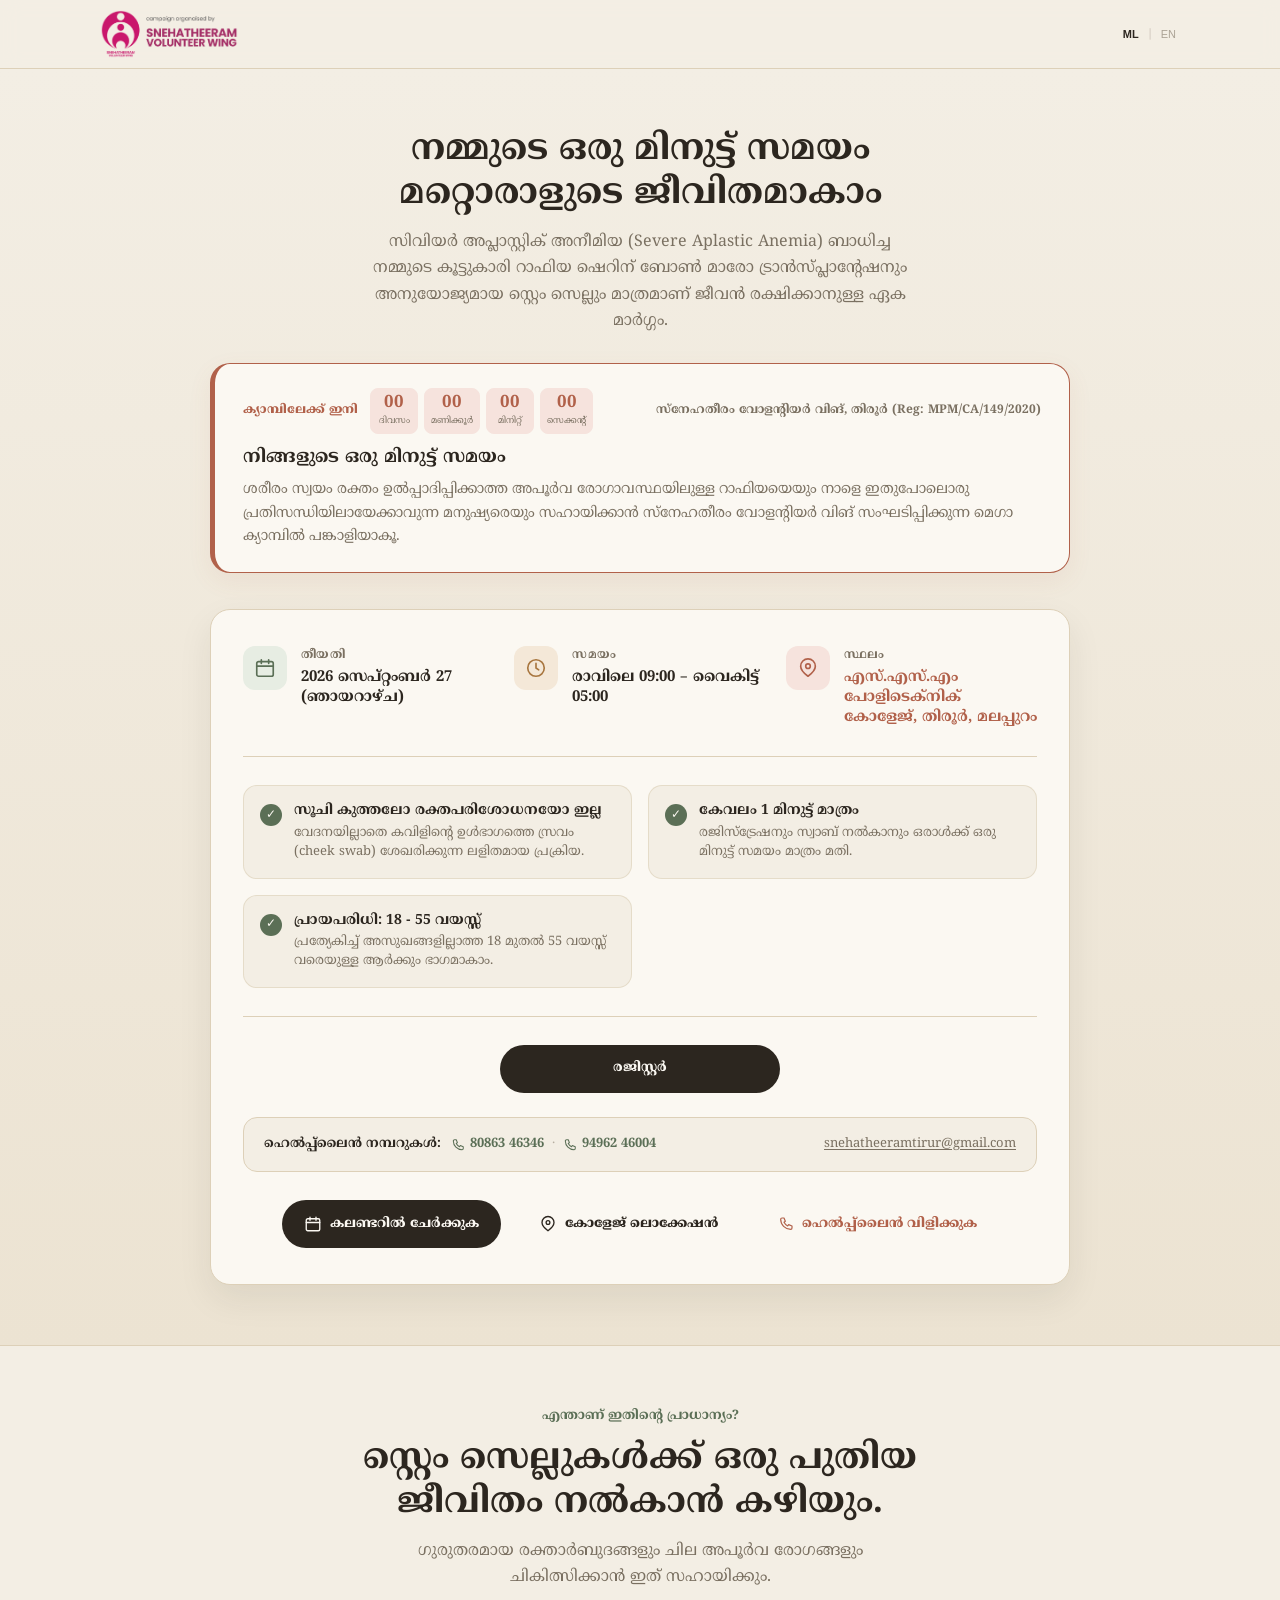
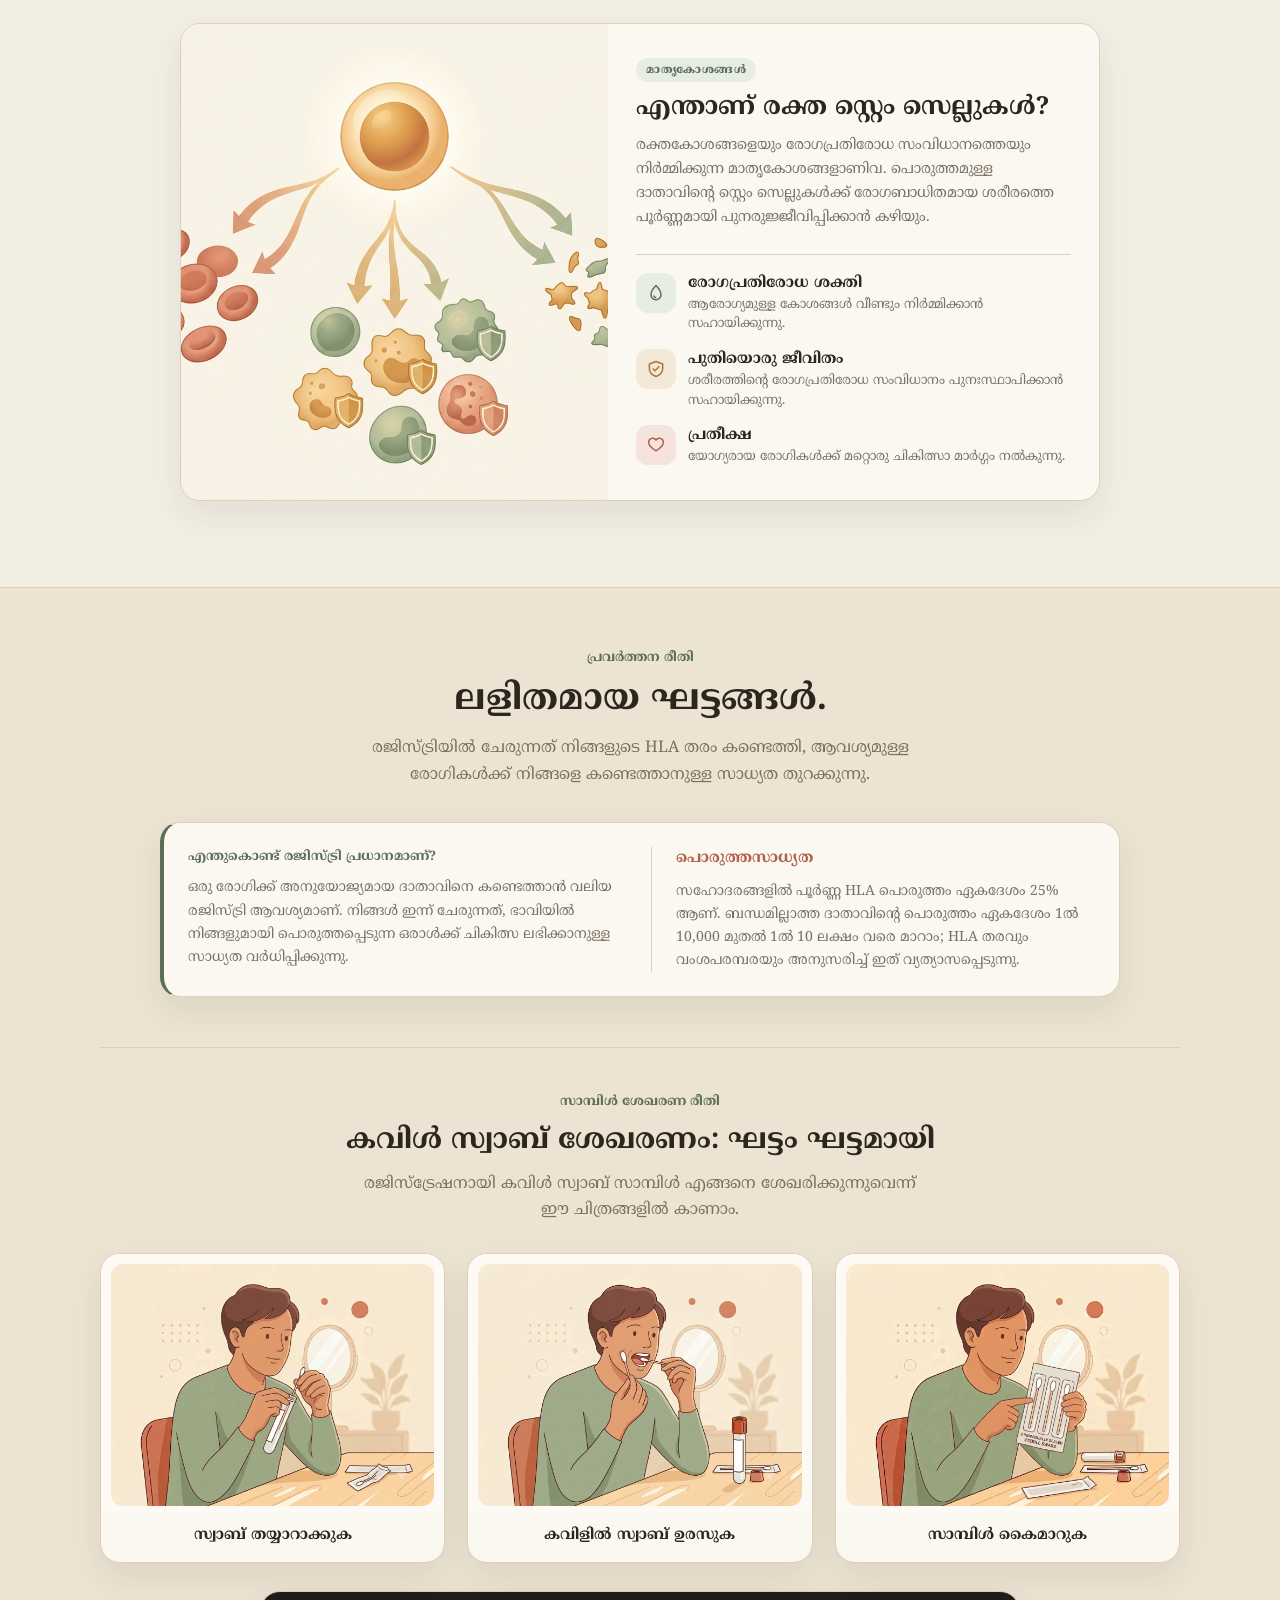
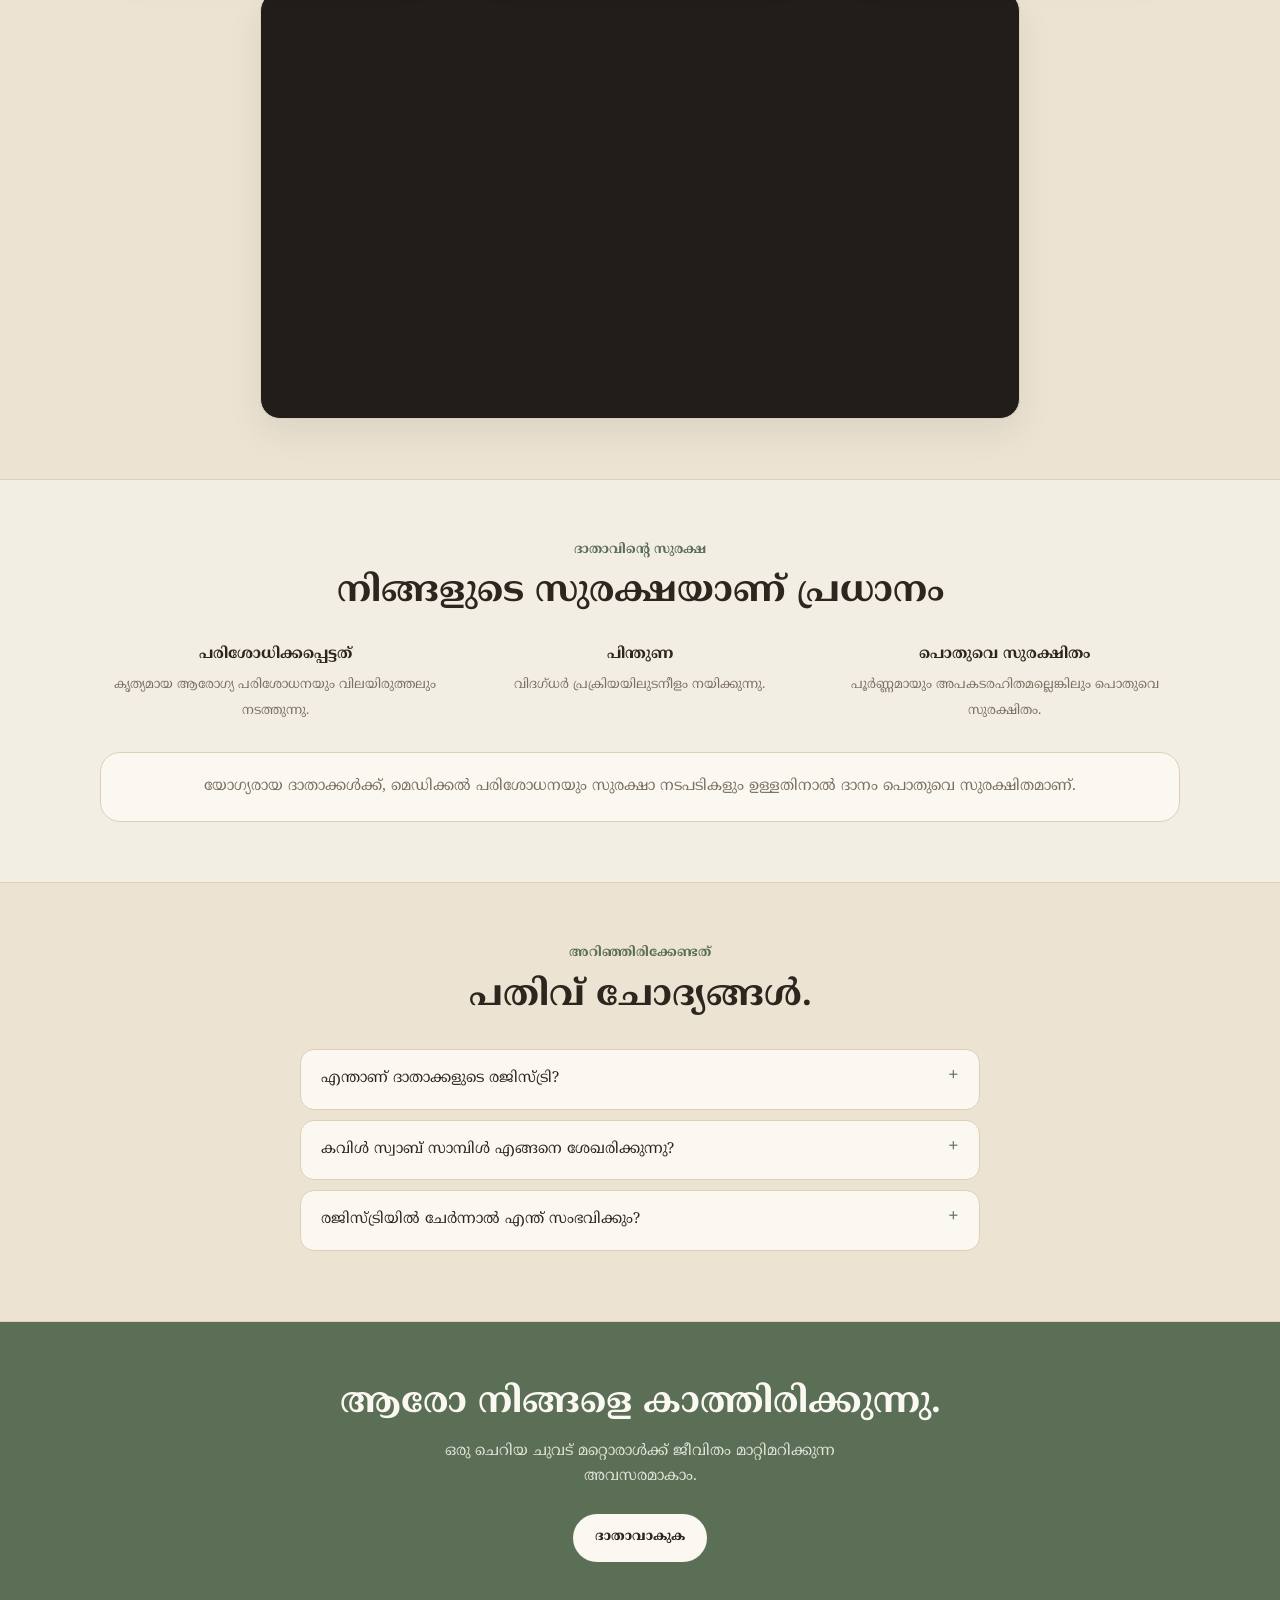
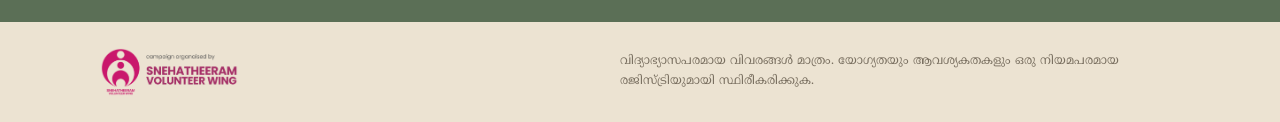
<file: index.html>
<!doctype html>
<html lang="ml" translate="no">
  <head>
    <meta charset="UTF-8" />
    <meta
      name="viewport"
      content="width=device-width, initial-scale=1.0, maximum-scale=1.0, user-scalable=no"
    />
    <meta
      name="description"
      content="Learn how stem cell donation and donor registries can help patients searching for a matching donor."
    />
    <meta name="google" content="notranslate" />
    <title>You Could Be Someone's Match | Stem Cell Donation</title>
    <link rel="preconnect" href="https://fonts.googleapis.com" />
    <link rel="preconnect" href="https://fonts.gstatic.com" crossorigin />
    <link
      href="https://fonts.googleapis.com/css2?family=Noto+Serif+Malayalam:wght@400;500;600;700&family=Noto+Sans+Malayalam:wght@400;500;600;700;800&display=swap"
      rel="stylesheet"
    />
    <link rel="stylesheet" href="./css/styles.css?v=20260908" />
  </head>

  <body class="is-loading lang-ml notranslate" translate="no">
    <div class="match-loader" role="status" aria-label="Loading">
      <img
        src="assets/images/One minute logo.webp"
        alt="One minute logo"
        class="match-loader-logo"
      />
    </div>

    <svg class="icon-sprite" aria-hidden="true" focusable="false">
      <symbol id="icon-calendar" viewBox="0 0 24 24">
        <rect x="3" y="5" width="18" height="16" rx="2"></rect>
        <path d="M16 3v4M8 3v4M3 10h18"></path>
      </symbol>
      <symbol id="icon-clock" viewBox="0 0 24 24">
        <circle cx="12" cy="12" r="9"></circle>
        <path d="M12 7v5l3 2"></path>
      </symbol>
      <symbol id="icon-location" viewBox="0 0 24 24">
        <path d="M20 10c0 5-8 11-8 11S4 15 4 10a8 8 0 1 1 16 0Z"></path>
        <circle cx="12" cy="10" r="2.5"></circle>
      </symbol>
      <symbol id="icon-phone" viewBox="0 0 24 24">
        <path
          d="M6 3h3l2 5-2 1.5a14 14 0 0 0 5.5 5.5L16 13l5 2v3c0 1.1-.9 2-2 2C10.7 20 4 13.3 4 5a2 2 0 0 1 2-2Z"
        ></path>
      </symbol>
      <symbol id="icon-blood" viewBox="0 0 24 24">
        <path d="M12 3s6 6.1 6 11a6 6 0 0 1-12 0c0-4.9 6-11 6-11Z"></path>
        <path d="M9.5 15.5a3 3 0 0 0 2 1.8"></path>
      </symbol>
      <symbol id="icon-shield" viewBox="0 0 24 24">
        <path d="M12 3 20 6v5c0 5-3.4 8.2-8 10-4.6-1.8-8-5-8-10V6l8-3Z"></path>
        <path d="m8.5 12 2.2 2.2 4.8-5"></path>
      </symbol>
      <symbol id="icon-heart" viewBox="0 0 24 24">
        <path
          d="M20.8 8.8c0 5-8.8 10.2-8.8 10.2S3.2 13.8 3.2 8.8A4.8 4.8 0 0 1 12 6a4.8 4.8 0 0 1 8.8 2.8Z"
        ></path>
      </symbol>
    </svg>

    <!-- HEADER -->
    <header class="site-header">
      <div class="container">
        <nav class="nav">
          <a class="brand" href="#home" aria-label="Snehatheeram home">
            <img
              src="assets/images/Snehatheeram full logo.webp"
              alt="Snehatheeram logo"
              class="brand-logo"
            />
          </a>

          <div class="nav-right">
            <div class="lang-toggle" role="group" aria-label="Language">
              <button
                type="button"
                class="lang-btn"
                data-lang="ml"
                aria-pressed="true"
              >
                ML
              </button>
              <span class="lang-divider">|</span>
              <button
                type="button"
                class="lang-btn"
                data-lang="en"
                aria-pressed="false"
              >
                EN
              </button>
            </div>
          </div>
        </nav>
      </div>
    </header>

    <main>
      <!-- DONOR REGISTRATION DRIVE -->
      <section class="section drive-section" id="drive">
        <div class="container center">
          <h2 data-i18n="drive_h2"></h2>
          <p class="intro" data-i18n="drive_intro"></p>

          <!-- PATIENT APPEAL STORY CARD -->
          <div class="drive-appeal-card">
            <div class="drive-appeal-header">
              <div class="drive-countdown" aria-live="polite">
                <span
                  class="drive-countdown-label"
                  data-i18n="drive_countdown_label"
                ></span>
                <div class="countdown-units">
                  <div class="countdown-unit">
                    <strong id="countdownDays">00</strong
                    ><span data-i18n="countdown_days"></span>
                  </div>
                  <div class="countdown-unit">
                    <strong id="countdownHours">00</strong
                    ><span data-i18n="countdown_hours"></span>
                  </div>
                  <div class="countdown-unit">
                    <strong id="countdownMinutes">00</strong
                    ><span data-i18n="countdown_minutes"></span>
                  </div>
                  <div class="countdown-unit">
                    <strong id="countdownSeconds">00</strong
                    ><span data-i18n="countdown_seconds"></span>
                  </div>
                </div>
              </div>
              <span class="drive-org-badge" data-i18n="drive_org_val"> </span>
            </div>
            <h3 data-i18n="drive_appeal_title"></h3>
            <p class="drive-appeal-desc" data-i18n="drive_appeal_desc"></p>
          </div>

          <div class="drive-main-card">
            <div class="drive-meta-grid">
              <div class="drive-meta-item">
                <div class="drive-meta-icon">
                  <svg><use href="#icon-calendar"></use></svg>
                </div>
                <div class="drive-meta-text">
                  <span
                    class="drive-meta-label"
                    data-i18n="drive_date_title"
                  ></span>
                  <strong
                    class="drive-meta-value"
                    data-i18n="drive_date_val"
                  ></strong>
                </div>
              </div>

              <div class="drive-meta-item">
                <div class="drive-meta-icon">
                  <svg><use href="#icon-clock"></use></svg>
                </div>
                <div class="drive-meta-text">
                  <span
                    class="drive-meta-label"
                    data-i18n="drive_time_title"
                  ></span>
                  <strong
                    class="drive-meta-value"
                    data-i18n="drive_time_val"
                  ></strong>
                </div>
              </div>

              <div class="drive-meta-item">
                <div class="drive-meta-icon">
                  <svg><use href="#icon-location"></use></svg>
                </div>
                <div class="drive-meta-text">
                  <span
                    class="drive-meta-label"
                    data-i18n="drive_loc_title"
                  ></span>
                  <strong
                    class="drive-meta-value drive-location-highlight"
                    data-i18n="drive_loc_val"
                  ></strong>
                </div>
              </div>
            </div>

            <!-- 4 HIGHLIGHT PERKS FROM POSTER -->
            <div class="drive-perks drive-perks-4">
              <div class="drive-perk">
                <div class="drive-perk-check" aria-hidden="true">✓</div>
                <div class="drive-perk-body">
                  <h3 data-i18n="drive_card1_title"></h3>
                  <p data-i18n="drive_card1_desc"></p>
                </div>
              </div>
              <div class="drive-perk">
                <div class="drive-perk-check" aria-hidden="true">✓</div>
                <div class="drive-perk-body">
                  <h3 data-i18n="drive_card2_title"></h3>
                  <p data-i18n="drive_card2_desc"></p>
                </div>
              </div>
              <div class="drive-perk">
                <div class="drive-perk-check" aria-hidden="true">✓</div>
                <div class="drive-perk-body">
                  <h3 data-i18n="drive_card3_title"></h3>
                  <p data-i18n="drive_card3_desc"></p>
                </div>
              </div>
            </div>

            <div class="drive-register-action">
              <a
                href="https://forms.gle/31Vgob6qD67SqmXq5"
                class="btn btn-primary"
                data-i18n="drive_cta_register"
              >
              </a>
            </div>

            <!-- CONTACT / HELPLINE STRIP -->
            <div class="drive-contact-strip">
              <div class="drive-contact-col">
                <span
                  class="drive-contact-label"
                  data-i18n="drive_contact_title"
                ></span>
                <div class="drive-contact-links">
                  <a href="tel:+918086346346" class="drive-phone-link">
                    <svg class="btn-icon" width="14" height="14">
                      <use href="#icon-phone"></use>
                    </svg>
                    80863 46346
                  </a>
                  <span class="drive-divider">·</span>
                  <a href="tel:+919496246004" class="drive-phone-link">
                    <svg class="btn-icon" width="14" height="14">
                      <use href="#icon-phone"></use>
                    </svg>
                    94962 46004
                  </a>
                </div>
              </div>
              <div class="drive-email-col">
                <a
                  href="mailto:snehatheeramtirur@gmail.com"
                  class="drive-email-link"
                  >snehatheeramtirur@gmail.com</a
                >
              </div>
            </div>

            <div class="drive-actions">
              <button type="button" id="calendarButton" class="btn btn-primary">
                <svg class="btn-icon" width="18" height="18">
                  <use href="#icon-calendar"></use>
                </svg>
                <span data-i18n="drive_cta_calendar"></span>
              </button>
              <a
                href="https://www.google.com/maps/search/?api=1&query=SSM+Polytechnic+College+Tirur"
                target="_blank"
                rel="noopener noreferrer"
                class="btn btn-outline"
                id="directionsButton"
              >
                <svg class="btn-icon" width="18" height="18">
                  <use href="#icon-location"></use>
                </svg>
                <span data-i18n="drive_cta_directions"></span>
              </a>
              <a
                href="tel:+918086346346"
                class="btn btn-outline drive-call-btn"
              >
                <svg class="btn-icon" width="16" height="16">
                  <use href="#icon-phone"></use>
                </svg>
                <span data-i18n="drive_cta_call"></span>
              </a>
            </div>
          </div>
        </div>
      </section>

      <!-- WHY IT MATTERS -->
      <section class="section" id="why">
        <div class="container center">
          <div class="eyebrow" data-i18n="why_label"></div>
          <h2 data-i18n="why_h2"></h2>
          <p class="intro" data-i18n="why_intro"></p>

          <!-- STEM CELLS VISUAL EXPLAINER -->
          <div class="stemcell-explainer-card">
            <div class="explainer-media">
              <img
                src="assets/images/stem-cells.jpg"
                alt="Stem cells branching into healthy blood cells illustration"
                class="explainer-img"
                loading="lazy"
              />
            </div>
            <div class="explainer-content">
              <div class="explainer-tag" data-i18n="stemcell_guide_tag"></div>
              <h3 data-i18n="stemcell_guide_h3"></h3>
              <p data-i18n="stemcell_guide_p"></p>
              <ul class="explainer-points">
                <li class="explainer-point">
                  <div class="card-icon">
                    <svg><use href="#icon-blood"></use></svg>
                  </div>
                  <div>
                    <h4 data-i18n="card1_h3"></h4>
                    <p data-i18n="card1_p"></p>
                  </div>
                </li>
                <li class="explainer-point">
                  <div class="card-icon">
                    <svg><use href="#icon-shield"></use></svg>
                  </div>
                  <div>
                    <h4 data-i18n="card2_h3"></h4>
                    <p data-i18n="card2_p"></p>
                  </div>
                </li>
                <li class="explainer-point">
                  <div class="card-icon">
                    <svg><use href="#icon-heart"></use></svg>
                  </div>
                  <div>
                    <h4 data-i18n="card3_h3"></h4>
                    <p data-i18n="card3_p"></p>
                  </div>
                </li>
              </ul>
            </div>
          </div>
        </div>
      </section>

      <!-- HOW IT WORKS -->
      <section class="section section-tinted" id="how">
        <div class="container center">
          <div class="eyebrow" data-i18n="how_label"></div>
          <h2 data-i18n="how_h2"></h2>
          <p class="intro" data-i18n="how_intro"></p>

          <div class="registry-focus">
            <div class="registry-focus-copy">
              <div class="eyebrow" data-i18n="registry_focus_title"></div>
              <p data-i18n="registry_focus_body"></p>
            </div>
            <div class="match-probability">
              <strong data-i18n="match_probability_label"></strong>
              <p data-i18n="match_probability_body"></p>
            </div>
          </div>

          <!-- VISUAL PROCEDURE GUIDE: SWAB STEPS -->
          <div class="procedure-guide">
            <div class="procedure-header">
              <div class="eyebrow" data-i18n="procedure_label"></div>
              <h3 data-i18n="procedure_h2"></h3>
              <p class="intro" data-i18n="procedure_intro"></p>
            </div>

            <div class="procedure-cards">
              <div class="procedure-card">
                <div class="procedure-media">
                  <img
                    src="assets/images/swab1.png"
                    alt="Step one of the cheek swab procedure"
                    class="procedure-img"
                    loading="lazy"
                  />
                </div>
                <h4 class="procedure-step-name" data-i18n="swab_step1"></h4>
              </div>

              <div class="procedure-card">
                <div class="procedure-media">
                  <img
                    src="assets/images/swab2.png"
                    alt="Step two of the cheek swab procedure"
                    class="procedure-img"
                    loading="lazy"
                  />
                </div>
                <h4 class="procedure-step-name" data-i18n="swab_step2"></h4>
              </div>

              <div class="procedure-card">
                <div class="procedure-media">
                  <img
                    src="assets/images/swab3.png"
                    alt="Step three of the cheek swab procedure"
                    class="procedure-img"
                    loading="lazy"
                  />
                </div>
                <h4 class="procedure-step-name" data-i18n="swab_step3"></h4>
              </div>
            </div>

            <div class="procedure-video">
              <iframe
                src="https://www.youtube-nocookie.com/embed/MMZ9VoXmi3c?autoplay=1&mute=1&playsinline=1&rel=0"
                title="Cheek swab sample collection video"
                loading="lazy"
                allow="autoplay; encrypted-media; picture-in-picture"
                allowfullscreen
              ></iframe>
            </div>
          </div>
        </div>
      </section>

      <!-- SAFETY -->
      <section class="section" id="safety">
        <div class="container center">
          <div class="eyebrow" data-i18n="safety_label"></div>
          <h2 data-i18n="safety_h2"></h2>

          <div class="safety-list">
            <div class="safety-item">
              <strong data-i18n="safety1_title"></strong>
              <span data-i18n="safety1_desc"></span>
            </div>
            <div class="safety-item">
              <strong data-i18n="safety2_title"></strong>
              <span data-i18n="safety2_desc"></span>
            </div>
            <div class="safety-item">
              <strong data-i18n="safety3_title"></strong>
              <span data-i18n="safety3_desc"></span>
            </div>
          </div>

          <div class="safety-note" data-i18n="safety_note"></div>
        </div>
      </section>

      <!-- FAQ -->
      <section class="section section-tinted" id="faq">
        <div class="container center">
          <div class="eyebrow" data-i18n="faq_label"></div>
          <h2 data-i18n="faq_h2"></h2>

          <div class="faq-list">
            <div class="faq-item">
              <button
                class="faq-question"
                type="button"
                aria-expanded="false"
                aria-controls="faq-answer-1"
                data-i18n="faq1_q"
              ></button>
              <div class="faq-answer">
                <p id="faq-answer-1" data-i18n="faq1_a"></p>
              </div>
            </div>
            <div class="faq-item">
              <button
                class="faq-question"
                type="button"
                aria-expanded="false"
                aria-controls="faq-answer-2"
                data-i18n="faq2_q"
              ></button>
              <div class="faq-answer">
                <p id="faq-answer-2" data-i18n="faq2_a"></p>
              </div>
            </div>
            <div class="faq-item">
              <button
                class="faq-question"
                type="button"
                aria-expanded="false"
                aria-controls="faq-answer-3"
                data-i18n="faq3_q"
              ></button>
              <div class="faq-answer">
                <p id="faq-answer-3" data-i18n="faq3_a"></p>
              </div>
            </div>
          </div>
        </div>
      </section>

      <!-- FINAL CTA -->
      <section class="final-cta" id="join">
        <div class="container">
          <h2 data-i18n="cta_h2"></h2>
          <p data-i18n="cta_p"></p>
          <div class="final-actions">
            <a
              href="https://forms.gle/31Vgob6qD67SqmXq5"
              class="btn btn-primary"
              id="registryButton"
              data-i18n="cta_button"
            ></a>
          </div>
        </div>
      </section>
    </main>

    <!-- FOOTER -->
    <footer>
      <div class="container footer-inner">
        <a class="brand" href="#home" aria-label="Snehatheeram home">
          <img
            src="assets/images/Snehatheeram full logo.webp"
            alt="Snehatheeram logo"
            class="brand-logo"
          />
        </a>
        <div class="footer-note" data-i18n="footer_note"></div>
      </div>
    </footer>

    <script src="./js/app.js?v=20260908" defer></script>
  </body>
</html>
</file>
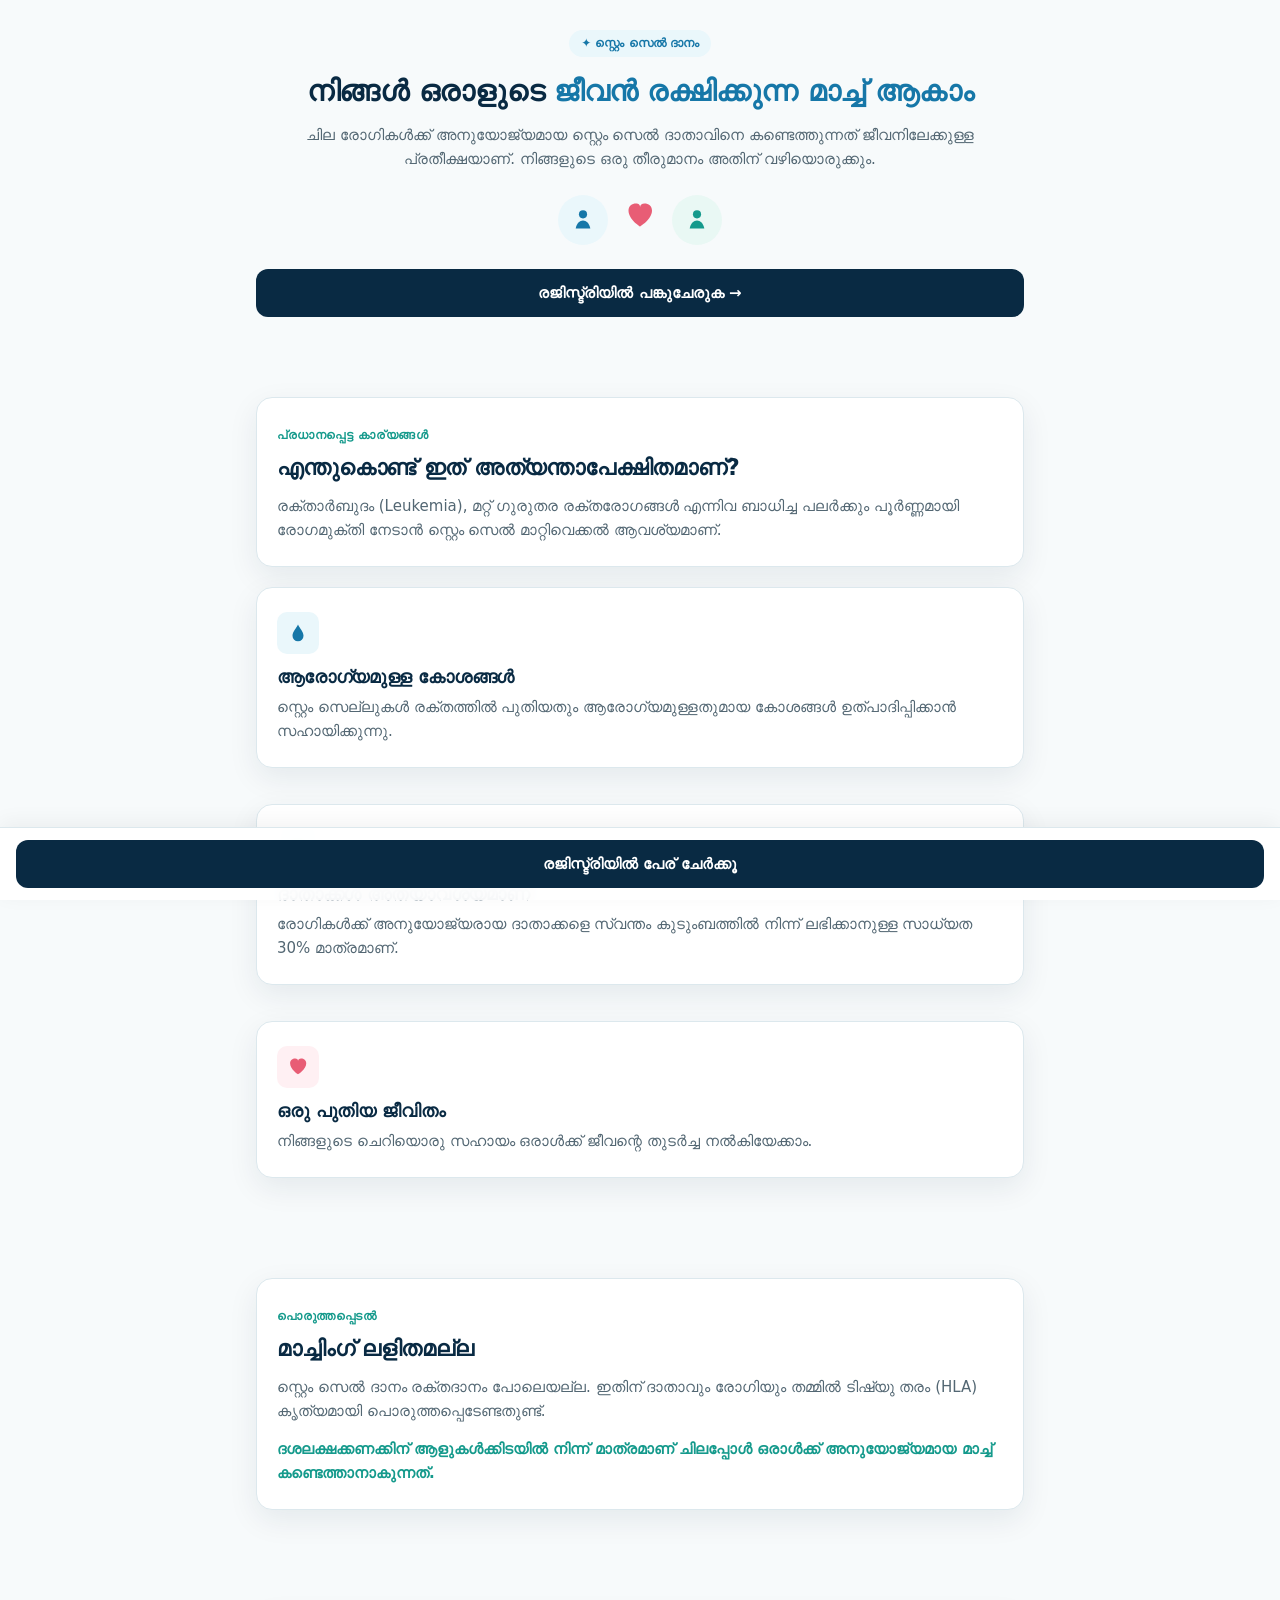
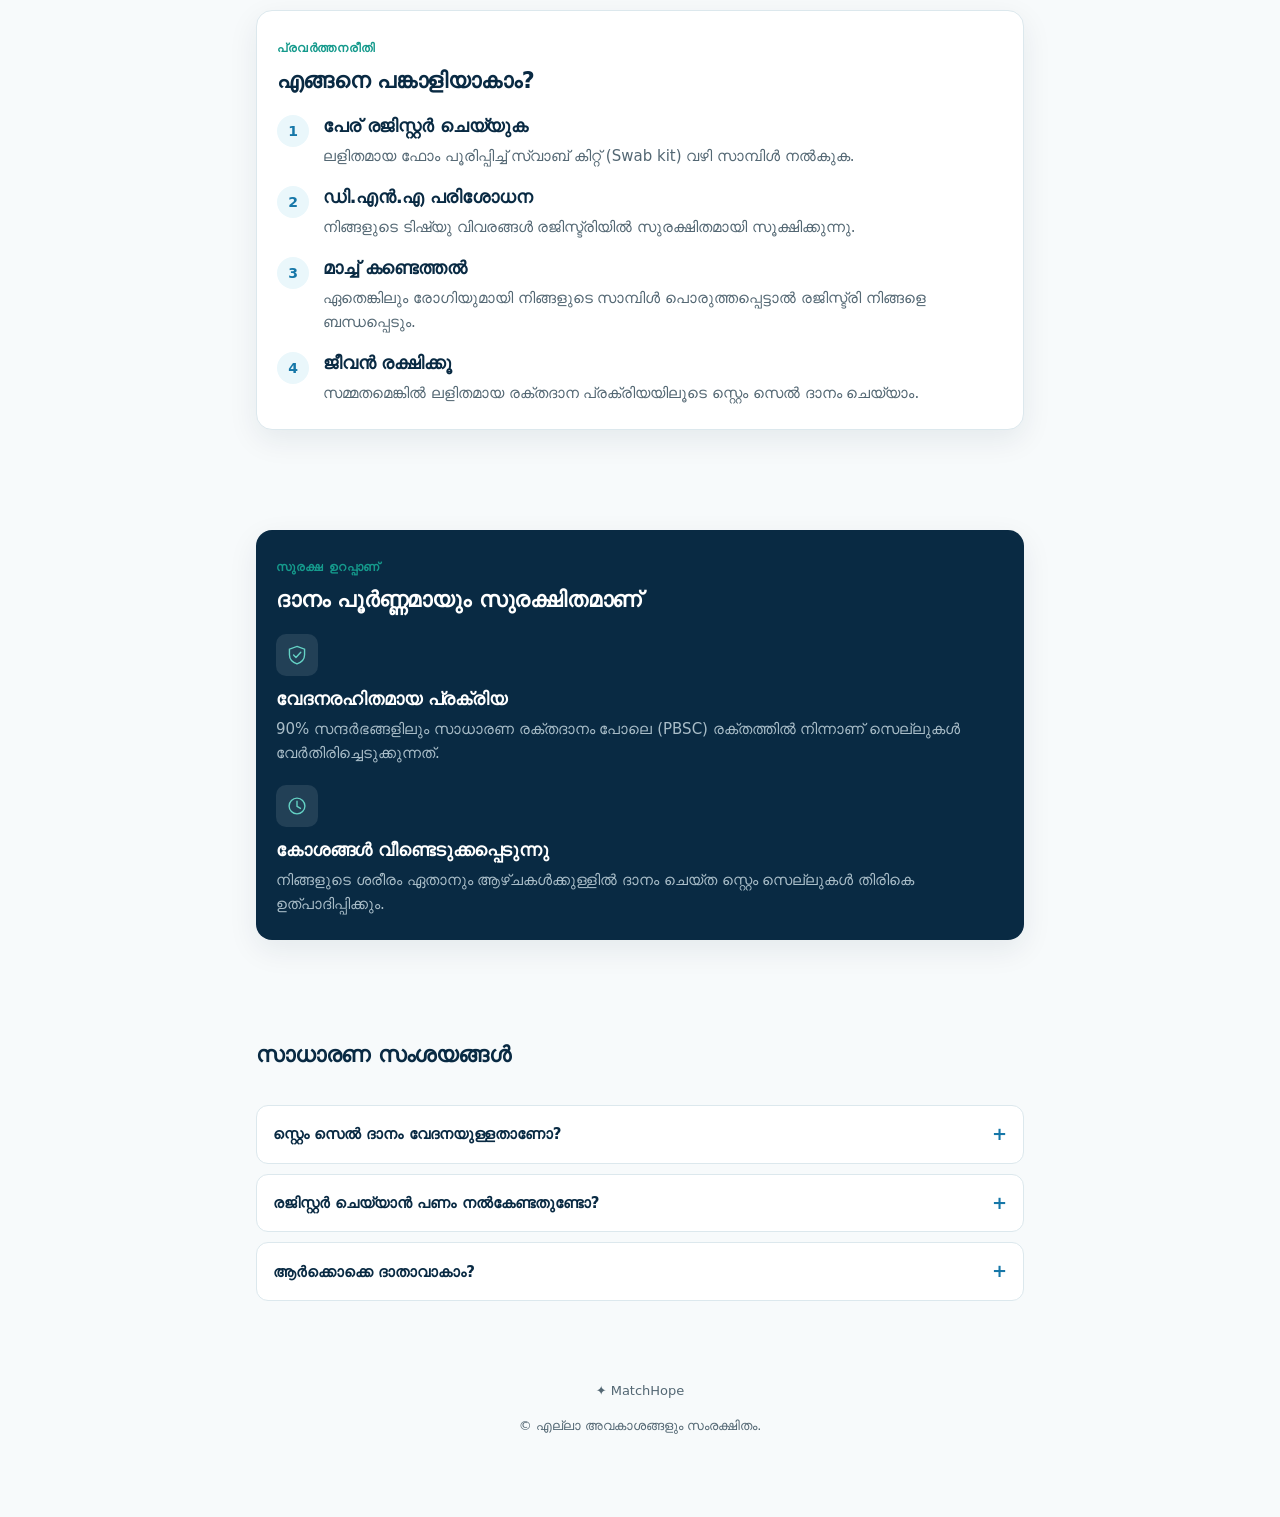
<file: index2.html>
<!DOCTYPE html>
<html lang="ml">
<head>
  <meta charset="UTF-8" />
  <meta name="viewport" content="width=device-width, initial-scale=1.0" />
  <meta
    name="description"
    content="സ്റ്റെം സെൽ ദാനത്തെക്കുറിച്ചും ദാതാക്കളുടെ രജിസ്ട്രിയെക്കുറിച്ചും അറിയുക. ഒരു ജീവൻ രക്ഷിക്കാൻ നിങ്ങൾക്ക് സാധിച്ചേക്കാം."
  />
  <title>നിങ്ങൾ ഒരാളുടെ ജീവൻ രക്ഷിക്കുന്ന മാച്ച് ആകാം | സ്റ്റെം സെൽ ദാനം</title>

  <style>
    :root {
      --navy: #092a43;
      --navy-2: #123c59;
      --blue: #1677a8;
      --blue-light: #eaf7fb;
      --teal: #159a8c;
      --teal-light: #e9f8f4;
      --pink: #e85d75;
      --pink-light: #fff0f3;
      --ink: #173042;
      --muted: #536773;
      --line: #dce8ed;
      --white: #ffffff;
      --off-white: #f7fafb;
      --shadow: 0 10px 30px rgba(9, 42, 67, 0.08);
      --radius: 16px;
      --max: 768px;
    }

    * {
      box-sizing: border-box;
      margin: 0;
      padding: 0;
    }

    html {
      scroll-behavior: smooth;
    }

    body {
      font-family:
        system-ui, -apple-system, BlinkMacSystemFont, "Segoe UI", Roboto,
        "Gayathri", "Manjari", sans-serif;
      color: var(--ink);
      background: var(--off-white);
      line-height: 1.6;
      font-size: 15px;
    }

    a {
      color: inherit;
      text-decoration: none;
    }

    button, a {
      -webkit-tap-highlight-color: transparent;
    }

    .container {
      width: min(calc(100% - 32px), var(--max));
      margin-inline: auto;
    }

    /* ---------------- SECTION ---------------- */

    section {
      padding: 40px 0;
    }

    .card {
      background: var(--white);
      border-radius: var(--radius);
      padding: 24px 20px;
      margin-bottom: 20px;
      border: 1px solid var(--line);
      box-shadow: var(--shadow);
    }

    .section-label {
      display: inline-block;
      color: var(--teal);
      font-size: 12px;
      font-weight: 700;
      text-transform: uppercase;
      margin-bottom: 8px;
      letter-spacing: 0.05em;
    }

    h1, h2, h3 {
      color: var(--navy);
      line-height: 1.3;
      letter-spacing: -0.01em;
    }

    h1 {
      font-size: 1.8rem;
      margin-bottom: 12px;
    }

    h1 span {
      color: var(--blue);
    }

    h2 {
      font-size: 1.4rem;
      margin-bottom: 12px;
    }

    h3 {
      font-size: 1.1rem;
      margin-bottom: 6px;
    }

    p {
      color: var(--muted);
      margin-bottom: 14px;
    }

    p:last-child {
      margin-bottom: 0;
    }

    /* ---------------- BUTTONS ---------------- */

    .btn {
      display: inline-flex;
      align-items: center;
      justify-content: center;
      gap: 8px;
      width: 100%;
      min-height: 48px;
      padding: 12px 20px;
      border-radius: 12px;
      border: none;
      font-size: 15px;
      font-weight: 700;
      cursor: pointer;
      text-align: center;
      transition: background 0.2s ease, transform 0.1s ease;
    }

    .btn:active {
      transform: scale(0.98);
    }

    .btn-primary {
      background: var(--navy);
      color: var(--white);
    }

    .btn-primary:hover {
      background: var(--blue);
    }

    .text-link {
      color: var(--blue);
      font-weight: 700;
      display: inline-block;
      margin-top: 10px;
    }

    /* ---------------- HERO ---------------- */

    .hero {
      padding-top: 30px;
      text-align: center;
    }

    .hero-badge {
      display: inline-flex;
      align-items: center;
      gap: 6px;
      background: var(--blue-light);
      color: var(--blue);
      padding: 4px 12px;
      border-radius: 20px;
      font-size: 12px;
      font-weight: 700;
      margin-bottom: 16px;
    }

    .hero-visual {
      display: flex;
      justify-content: center;
      align-items: center;
      gap: 16px;
      margin: 24px 0;
    }

    .avatar-icon {
      width: 50px;
      height: 50px;
      border-radius: 50%;
      display: grid;
      place-items: center;
      background: var(--blue-light);
      color: var(--blue);
    }

    .avatar-icon.teal {
      background: var(--teal-light);
      color: var(--teal);
    }

    .avatar-icon svg {
      width: 26px;
      height: 26px;
    }

    .heart-match {
      color: var(--pink);
      animation: pulse 2s infinite;
    }

    @keyframes pulse {
      0%, 100% { transform: scale(1); }
      50% { transform: scale(1.15); }
    }

    /* ---------------- GRID & LISTS ---------------- */

    .grid-1 {
      display: grid;
      grid-template-columns: 1fr;
      gap: 16px;
    }

    .icon-box {
      width: 42px;
      height: 42px;
      border-radius: 10px;
      display: grid;
      place-items: center;
      margin-bottom: 12px;
    }

    .icon-box svg {
      width: 22px;
      height: 22px;
    }

    .icon-blue { background: var(--blue-light); color: var(--blue); }
    .icon-teal { background: var(--teal-light); color: var(--teal); }
    .icon-pink { background: var(--pink-light); color: var(--pink); }

    /* ---------------- FLOW & TIMELINE ---------------- */

    .step-item {
      display: flex;
      gap: 14px;
      margin-bottom: 18px;
    }

    .step-item:last-child {
      margin-bottom: 0;
    }

    .step-num {
      width: 32px;
      height: 32px;
      border-radius: 50%;
      background: var(--blue-light);
      color: var(--blue);
      font-weight: 800;
      display: grid;
      place-items: center;
      flex-shrink: 0;
      font-size: 14px;
    }

    /* ---------------- FAQ ---------------- */

    details {
      border: 1px solid var(--line);
      border-radius: 12px;
      margin-bottom: 10px;
      background: var(--white);
      overflow: hidden;
    }

    summary {
      padding: 14px 16px;
      font-weight: 700;
      color: var(--navy);
      cursor: pointer;
      list-style: none;
      display: flex;
      justify-content: space-between;
      align-items: center;
    }

    summary::-webkit-details-marker {
      display: none;
    }

    summary::after {
      content: "+";
      color: var(--blue);
      font-size: 18px;
    }

    details[open] summary::after {
      content: "−";
    }

    details p {
      padding: 0 16px 14px;
      font-size: 14px;
    }

    /* ---------------- DARK CARD (SAFETY) ---------------- */

    .card-dark {
      background: var(--navy);
      color: var(--white);
      border: none;
    }

    .card-dark h2, .card-dark h3 {
      color: var(--white);
    }

    .card-dark p {
      color: #a9bdc8;
    }

    .card-dark .icon-box {
      background: rgba(255, 255, 255, 0.1);
      color: #65d2c5;
    }

    /* ---------------- FOOTER ---------------- */

    footer {
      text-align: center;
      padding: 30px 0 80px;
      color: var(--muted);
      font-size: 13px;
    }

    /* ---------------- FIXED BOTTOM MOBILE CTA ---------------- */

    .fixed-bottom-cta {
      position: fixed;
      bottom: 0;
      left: 0;
      right: 0;
      padding: 12px 16px;
      background: rgba(255, 255, 255, 0.95);
      backdrop-filter: blur(10px);
      border-top: 1px solid var(--line);
      box-shadow: 0 -5px 20px rgba(0,0,0,0.05);
      z-index: 100;
    }
  </style>
</head>
<body>

  <svg width="0" height="0" style="position:absolute">
    <defs>
      <symbol id="icon-person" viewBox="0 0 64 64">
        <circle cx="32" cy="18" r="10" fill="currentColor"/>
        <path d="M14 53c2-13 10-20 18-20s16 7 18 20" fill="currentColor"/>
      </symbol>
      <symbol id="icon-heart" viewBox="0 0 64 64">
        <path d="M32 53S9 39 9 21C9 12 16 7 24 7c5 0 9 3 8 8 0-5 4-8 9-8 8 0 15 5 15 14 0 18-24 32-24 32Z" fill="currentColor"/>
      </symbol>

      <symbol id="icon-shield" viewBox="0 0 64 64">
        <path d="M32 7l22 8v16c0 14-9 22-22 27C19 53 10 45 10 31V15l22-8Z" fill="none" stroke="currentColor" stroke-width="4"/>
        <path d="m22 32 7 7 14-15" fill="none" stroke="currentColor" stroke-width="4" stroke-linecap="round" stroke-linejoin="round"/>
      </symbol>
      <symbol id="icon-check" viewBox="0 0 64 64">
        <circle cx="32" cy="32" r="24" fill="none" stroke="currentColor" stroke-width="4"/>
        <path d="m20 32 8 8 17-18" fill="none" stroke="currentColor" stroke-width="5" stroke-linecap="round" stroke-linejoin="round"/>
      </symbol>
      <symbol id="icon-clock" viewBox="0 0 64 64">
        <circle cx="32" cy="32" r="23" fill="none" stroke="currentColor" stroke-width="4"/>
        <path d="M32 18v15l10 6" fill="none" stroke="currentColor" stroke-width="4" stroke-linecap="round"/>
      </symbol>
      <symbol id="icon-drop" viewBox="0 0 64 64">
        <path d="M32 7C27 18 16 28 16 40a16 16 0 0 0 32 0C48 28 37 18 32 7Z" fill="currentColor"/>
      </symbol>
    </defs>
  </svg>

  <main class="container">

    <section class="hero">
      <div class="hero-badge">✦ സ്റ്റെം സെൽ ദാനം</div>
      <h1>നിങ്ങൾ ഒരാളുടെ <span>ജീവൻ രക്ഷിക്കുന്ന മാച്ച് ആകാം</span></h1>
      <p>ചില രോഗികൾക്ക് അനുയോജ്യമായ സ്റ്റെം സെൽ ദാതാവിനെ കണ്ടെത്തുന്നത് ജീവനിലേക്കുള്ള പ്രതീക്ഷയാണ്. നിങ്ങളുടെ ഒരു തീരുമാനം അതിന് വഴിയൊരുക്കും.</p>
      
      <div class="hero-visual">
        <div class="avatar-icon">
          <svg><use href="#icon-person"/></svg>
        </div>
        <div class="heart-match">
          <svg width="32" height="32"><use href="#icon-heart"/></svg>
        </div>
        <div class="avatar-icon teal">
          <svg><use href="#icon-person"/></svg>
        </div>
      </div>

      <a href="#join" id="registryButton" class="btn btn-primary">രജിസ്ട്രിയിൽ പങ്കുചേരുക →</a>
    </section>

    <section>
      <div class="card">
        <span class="section-label">പ്രധാനപ്പെട്ട കാര്യങ്ങൾ</span>
        <h2>എന്തുകൊണ്ട് ഇത് അത്യന്താപേക്ഷിതമാണ്?</h2>
        <p>രക്താർബുദം (Leukemia), മറ്റ് ഗുരുതര രക്തരോഗങ്ങൾ എന്നിവ ബാധിച്ച പലർക്കും പൂർണ്ണമായി രോഗമുക്തി നേടാൻ സ്റ്റെം സെൽ മാറ്റിവെക്കൽ ആവശ്യമാണ്.</p>
      </div>

      <div class="grid-1">
        <div class="card">
          <div class="icon-box icon-blue">
            <svg><use href="#icon-drop"/></svg>
          </div>
          <h3>ആരോഗ്യമുള്ള കോശങ്ങൾ</h3>
          <p>സ്റ്റെം സെല്ലുകൾ രക്തത്തിൽ പുതിയതും ആരോഗ്യമുള്ളതുമായ കോശങ്ങൾ ഉത്പാദിപ്പിക്കാൻ സഹായിക്കുന്നു.</p>
        </div>

        <div class="card">
          <div class="icon-box icon-teal">
            <svg><use href="#icon-person"/></svg>
          </div>
          <h3>ദാതാക്കൾ അത്യാവശ്യമാണ്</h3>
          <p>രോഗികൾക്ക് അനുയോജ്യരായ ദാതാക്കളെ സ്വന്തം കുടുംബത്തിൽ നിന്ന് ലഭിക്കാനുള്ള സാധ്യത 30% മാത്രമാണ്.</p>
        </div>

        <div class="card">
          <div class="icon-box icon-pink">
            <svg><use href="#icon-heart"/></svg>
          </div>
          <h3>ഒരു പുതിയ ജീവിതം</h3>
          <p>നിങ്ങളുടെ ചെറിയൊരു സഹായം ഒരാൾക്ക് ജീവന്റെ തുടർച്ച നൽകിയേക്കാം.</p>
        </div>
      </div>
    </section>

    <section>
      <div class="card">
        <span class="section-label">പൊരുത്തപ്പെടൽ</span>
        <h2>മാച്ചിംഗ് ലളിതമല്ല</h2>
        <p>സ്റ്റെം സെൽ ദാനം രക്തദാനം പോലെയല്ല. ഇതിന് ദാതാവും രോഗിയും തമ്മിൽ ടിഷ്യു തരം (HLA) കൃത്യമായി പൊരുത്തപ്പെടേണ്ടതുണ്ട്.</p>
        <p style="color: var(--teal); font-weight: 700; margin-top: 10px;">
          ദശലക്ഷക്കണക്കിന് ആളുകൾക്കിടയിൽ നിന്ന് മാത്രമാണ് ചിലപ്പോൾ ഒരാൾക്ക് അനുയോജ്യമായ മാച്ച് കണ്ടെത്താനാകുന്നത്.
        </p>
      </div>
    </section>

    <section>
      <div class="card">
        <span class="section-label">പ്രവർത്തനരീതി</span>
        <h2>എങ്ങനെ പങ്കാളിയാകാം?</h2>

        <div class="step-item" style="margin-top: 20px;">
          <div class="step-num">1</div>
          <div>
            <h3>പേര് രജിസ്റ്റർ ചെയ്യുക</h3>
            <p>ലളിതമായ ഫോം പൂരിപ്പിച്ച് സ്വാബ് കിറ്റ് (Swab kit) വഴി സാമ്പിൾ നൽകുക.</p>
          </div>
        </div>

        <div class="step-item">
          <div class="step-num">2</div>
          <div>
            <h3>ഡി.എൻ.എ പരിശോധന</h3>
            <p>നിങ്ങളുടെ ടിഷ്യു വിവരങ്ങൾ രജിസ്ട്രിയിൽ സുരക്ഷിതമായി സൂക്ഷിക്കുന്നു.</p>
          </div>
        </div>

        <div class="step-item">
          <div class="step-num">3</div>
          <div>
            <h3>മാച്ച് കണ്ടെത്തൽ</h3>
            <p>ഏതെങ്കിലും രോഗിയുമായി നിങ്ങളുടെ സാമ്പിൾ പൊരുത്തപ്പെട്ടാൽ രജിസ്ട്രി നിങ്ങളെ ബന്ധപ്പെടും.</p>
          </div>
        </div>

        <div class="step-item">
          <div class="step-num">4</div>
          <div>
            <h3>ജീവൻ രക്ഷിക്കൂ</h3>
            <p>സമ്മതമെങ്കിൽ ലളിതമായ രക്തദാന പ്രക്രിയയിലൂടെ സ്റ്റെം സെൽ ദാനം ചെയ്യാം.</p>
          </div>
        </div>
      </div>
    </section>

    <section>
      <div class="card card-dark">
        <span class="section-label">സുരക്ഷ ഉറപ്പാണ്</span>
        <h2>ദാനം പൂർണ്ണമായും സുരക്ഷിതമാണ്</h2>

        <div style="margin-top: 20px;">
          <div class="icon-box">
            <svg><use href="#icon-shield"/></svg>
          </div>
          <h3>വേദനരഹിതമായ പ്രക്രിയ</h3>
          <p>90% സന്ദർഭങ്ങളിലും സാധാരണ രക്തദാനം പോലെ (PBSC) രക്തത്തിൽ നിന്നാണ് സെല്ലുകൾ വേർതിരിച്ചെടുക്കുന്നത്.</p>
        </div>

        <div style="margin-top: 20px;">
          <div class="icon-box">
            <svg><use href="#icon-clock"/></svg>
          </div>
          <h3>കോശങ്ങൾ വീണ്ടെടുക്കപ്പെടുന്നു</h3>
          <p>നിങ്ങളുടെ ശരീരം ഏതാനും ആഴ്ചകൾക്കുള്ളിൽ ദാനം ചെയ്ത സ്റ്റെം സെല്ലുകൾ തിരികെ ഉത്പാദിപ്പിക്കും.</p>
        </div>
      </div>
    </section>

    <section id="faq">
      <h2>സാധാരണ സംശയങ്ങൾ</h2>
      <br />

      <details>
        <summary>സ്റ്റെം സെൽ ദാനം വേദനയുള്ളതാണോ?</summary>
        <p>ഭൂരിഭാഗം ദാനങ്ങളും സാധാരണ രക്തദാനം പോലെയാണ് നടത്തുന്നത്. ഇത് കാര്യമായ ബുദ്ധിമുട്ടുകൾ ഉണ്ടാക്കുന്നില്ല.</p>
      </details>

      <details>
        <summary>രജിസ്റ്റർ ചെയ്യാൻ പണം നൽകേണ്ടതുണ്ടോ?</summary>
        <p>ഇല്ല, രജിസ്ട്രേഷൻ പൂർണ്ണമായും സൗജന്യമാണ്.</p>
      </details>

      <details>
        <summary>ആർക്കൊക്കെ ദാതാവാകാം?</summary>
        <p>പൊതുവെ 18 നും 50 നും ഇടയിൽ പ്രായമുള്ള, നല്ല ആരോഗ്യസ്ഥിതിയുള്ള ഏതൊരാൾക്കും ദാതാവാകാൻ പേര് നൽകാം.</p>
      </details>
    </section>

  </main>

  <div class="fixed-bottom-cta">
    <a href="#join" id="mobileRegistryButton" class="btn btn-primary">രജിസ്ട്രിയിൽ പേര് ചേർക്കൂ</a>
  </div>

  <footer>
    <div class="container">
      <p>✦ MatchHope</p>
      <p>© എല്ലാ അവകാശങ്ങളും സംരക്ഷിതം.</p>
    </div>
  </footer>

  <script>
    // Event listener for the registration buttons
    const handleRegistryClick = (event) => {
      event.preventDefault();
      alert("ഔദ്യോഗിക സ്റ്റെം സെൽ ദാതാക്കളുടെ രജിസ്ട്രേഷൻ പേജിലേക്ക് ഈ ബട്ടൺ ബന്ധിപ്പിക്കുക.");
    };

    document.getElementById("registryButton")?.addEventListener("click", handleRegistryClick);
    document.getElementById("mobileRegistryButton")?.addEventListener("click", handleRegistryClick);

    // Accordion functionality for details elements
    const details = document.querySelectorAll("details");
    details.forEach(item => {
      item.addEventListener("toggle", () => {
        if (item.open) {
          details.forEach(other => {
            if (other !== item) other.open = false;
          });
        }
      });
    });
  </script>
</body>
</html>
</file>
<file: css/styles.css>
:root {
  --beige: #f3eee4;
  --beige-2: #ece3d2;
  --card: #fbf8f2;
  --ink: #2c261f;
  --muted: #7a7061;
  --line: #ddd0b8;
  --sage: #5b6f56;
  --sage-light: #e7ede3;
  --ochre: #a8763f;
  --ochre-light: #f4e8d8;
  --clay: #b1614a;
  --clay-light: #f6e3dd;
  --shadow: 0 14px 34px rgba(44, 38, 31, 0.08);
  --radius: 20px;
  --max: 1080px;
}

* {
  box-sizing: border-box;
  margin: 0;
  padding: 0;
}

body {
  font-family:
    "Noto Serif Malayalam",
    "Noto Sans Malayalam",
    Inter,
    ui-sans-serif,
    system-ui,
    -apple-system,
    BlinkMacSystemFont,
    "Segoe UI",
    sans-serif;
  color: var(--ink);
  background: var(--beige);
  line-height: 1.65;
}

body.lang-en {
  font-family:
    Inter,
    ui-sans-serif,
    system-ui,
    -apple-system,
    BlinkMacSystemFont,
    "Segoe UI",
    sans-serif;
  line-height: 1.55;
}

.match-loader {
  position: fixed;
  inset: 0;
  z-index: 1000;
  min-height: 100svh;
  display: grid;
  place-items: center;
  align-content: center;
  gap: 16px;
  background: var(--beige);
}

.match-loader-logo {
  width: min(200px, 56vw);
  max-width: 200px;
  height: auto;
  display: block;
  object-fit: contain;
}

.match-loader.is-exiting .match-loader-logo {
  animation: loader-logo-out 0.65s cubic-bezier(0.4, 0, 0.2, 1) forwards;
}

.match-loader-ring {
  width: 34px;
  height: 34px;
  border: 2px solid var(--line);
  border-top-color: var(--sage);
  border-radius: 50%;
  animation: loader-spin 0.8s linear infinite;
}

.match-loader-line {
  width: 72px;
  height: 2px;
  overflow: hidden;
  background: var(--line);
}

.match-loader-line span {
  display: block;
  width: 32px;
  height: 100%;
  background: var(--sage);
  animation: loader-slide 1.2s ease-in-out infinite;
}

@keyframes loader-spin {
  to {
    transform: rotate(360deg);
  }
}

@keyframes loader-slide {
  0% {
    transform: translateX(-32px);
  }
  50%,
  100% {
    transform: translateX(72px);
  }
}

@keyframes loader-logo-out {
  0% {
    opacity: 1;
    transform: scale(1) translateY(0);
  }
  100% {
    opacity: 0;
    transform: scale(1.12) translateY(-14px);
  }
}

@media (prefers-reduced-motion: reduce) {
  .match-loader.is-exiting .match-loader-logo {
    animation-duration: 0.01ms;
  }
}

body:not(.is-loading) .match-loader {
  display: none;
}

body.is-loading {
  overflow: hidden;
}

body.is-loading > :not(.match-loader) {
  visibility: hidden;
}

a {
  color: inherit;
  text-decoration: none;
}

img,
svg {
  display: block;
}

.icon-sprite {
  position: absolute;
  width: 0;
  height: 0;
}

.card-icon svg,
.drive-meta-icon svg,
.btn-icon {
  fill: none;
  stroke: currentColor;
  stroke-width: 1.8;
  stroke-linecap: round;
  stroke-linejoin: round;
}

.container {
  width: min(calc(100% - 32px), var(--max));
  margin-inline: auto;
}

.site-header {
  position: sticky;
  top: 0;
  z-index: 100;
  background: rgba(243, 238, 228, 0.92);
  backdrop-filter: blur(10px);
  border-bottom: 1px solid var(--line);
}

.nav {
  min-height: 64px;
  display: flex;
  align-items: center;
  justify-content: space-between;
  gap: 14px;
  flex-wrap: wrap;
  padding: 10px 0;
}

.brand {
  display: inline-flex;
  align-items: center;
  justify-content: center;
  min-height: 42px;
}

.brand-logo {
  display: block;
  max-height: 48px;
  width: auto;
  max-width: min(220px, 54vw);
  object-fit: contain;
}

.brand-mark {
  width: 30px;
  height: 30px;
  border-radius: 9px;
  display: grid;
  place-items: center;
  background: var(--sage);
  color: var(--card);
  font-size: 15px;
  flex-shrink: 0;
  line-height: 2.2;
}

.nav-right {
  display: flex;
  align-items: center;
  gap: 10px;
  flex-wrap: wrap;
}

.nav-drive-link {
  font-size: 12px;
  font-weight: 700;
  color: var(--sage);
  background: var(--sage-light);
  padding: 5px 12px;
  border-radius: 100px;
  transition: all 0.2s ease;
  white-space: nowrap;
}

.nav-drive-link:hover {
  background: var(--sage);
  color: var(--card);
}

.lang-toggle {
  display: inline-flex;
  align-items: center;
  gap: 4px;
  background: transparent;
  border: none;
  padding: 0;
}

.lang-btn {
  border: 0;
  background: transparent;
  cursor: pointer;
  padding: 2px 4px;
  font-size: 11px;
  font-weight: 500;
  color: var(--muted);
  opacity: 0.6;
}

.lang-btn[aria-pressed="true"] {
  color: var(--ink);
  font-weight: 700;
  opacity: 1;
}

.lang-divider {
  font-size: 11px;
  color: var(--muted);
  opacity: 0.4;
}

.section {
  padding: 60px 0;
  border-bottom: 1px solid var(--line);
}

.section:last-of-type {
  border-bottom: none;
}

.section-tinted {
  background: var(--beige-2);
}

.eyebrow {
  color: var(--sage);
  font-size: 13px;
  font-weight: 700;
  margin-bottom: 10px;
}

h1,
h2,
h3 {
  color: var(--ink);
  line-height: 1.25;
}

h1 {
  font-size: clamp(2rem, 5vw, 3rem);
}

h2 {
  font-size: clamp(1.6rem, 3.4vw, 2.2rem);
  max-width: 620px;
}

.intro {
  color: var(--muted);
  max-width: 560px;
  margin-top: 12px;
  font-size: 16px;
}

.center {
  text-align: center;
}

.center .intro,
.center h2 {
  margin-inline: auto;
}

.btn {
  display: inline-flex;
  align-items: center;
  justify-content: center;
  gap: 8px;
  min-height: 48px;
  padding: 0 22px;
  border-radius: 100px;
  font-size: 13px;
  font-weight: 800;
  transition: filter 0.15s ease;
}

.btn-primary {
  background: var(--ink);
  color: var(--card);
}

.btn-primary:hover {
  filter: brightness(1.15);
}

.btn-outline {
  background: transparent;
  border: 1px solid var(--ink);
  color: var(--ink);
}

.hero {
  background: var(--beige-2);
}

.hero .container {
  padding: 50px 0 60px;
  display: grid;
  grid-template-columns: 1.1fr 0.9fr;
  gap: 40px;
  align-items: center;
}

.hero-desc {
  color: var(--muted);
  max-width: 520px;
  margin: 16px 0 26px;
  font-size: 17px;
}

.hero-actions {
  display: flex;
  gap: 16px;
  flex-wrap: wrap;
}

/* HERO VISUAL CARD & ANIMATED DONATION SVG */
.hero-visual-card {
  border-radius: var(--radius);
  padding: 24px 20px 18px;
  display: flex;
  flex-direction: column;
  gap: 16px;
  width: 100%;
  max-width: 490px;
  margin: 0 auto;
}

.hero-svg-wrap {
  width: 100%;
  position: relative;
}

.donation-animation-svg {
  width: 100%;
  height: auto;
  display: block;
  overflow: visible;
}

/* Lifeline Flow */
.lifeline-track {
  stroke: var(--line);
  stroke-dasharray: 4 6;
}

.lifeline-flow {
  stroke-dasharray: 10 14;
  animation: flow-lifeline 2.4s linear infinite;
}

@keyframes flow-lifeline {
  to {
    stroke-dashoffset: -48;
  }
}

/* Traveling Cells along Lifeline */
.cell-particle {
  offset-path: path(
    "M 80 105 C 145 45, 185 45, 230 105 C 275 165, 315 165, 380 105"
  );
  animation: travel-lifeline 3.2s cubic-bezier(0.4, 0, 0.6, 1) infinite;
}

.cell-p2 {
  animation-delay: 1.05s;
}

.cell-p3 {
  animation-delay: 2.1s;
}

@keyframes travel-lifeline {
  0% {
    offset-distance: 0%;
    opacity: 0;
    transform: scale(0.5);
  }
  15% {
    opacity: 1;
    transform: scale(1.1);
  }
  85% {
    opacity: 1;
    transform: scale(1.1);
  }
  100% {
    offset-distance: 100%;
    opacity: 0;
    transform: scale(0.5);
  }
}

/* Pulse Rings */
.pulse-ring {
  animation: pulse-ring-expand 2.6s ease-out infinite;
  transform-origin: 0 0;
}

.pulse-ring.delay {
  animation-delay: 1.3s;
}

@keyframes pulse-ring-expand {
  0% {
    r: 28;
    opacity: 0.8;
  }
  70% {
    r: 44;
    opacity: 0;
  }
  100% {
    r: 44;
    opacity: 0;
  }
}

.pulse-ring-patient {
  animation: pulse-ring-patient-expand 2.6s ease-out infinite;
  transform-origin: 0 0;
}

.pulse-ring-patient.delay {
  animation-delay: 1.3s;
}

@keyframes pulse-ring-patient-expand {
  0% {
    r: 28;
    opacity: 0.8;
  }
  70% {
    r: 44;
    opacity: 0;
  }
  100% {
    r: 44;
    opacity: 0;
  }
}

/* Center HLA Match Node */
.match-badge-pulse {
  animation: match-glow 2s ease-in-out infinite alternate;
}

@keyframes match-glow {
  0% {
    filter: drop-shadow(0 0 2px rgba(168, 118, 63, 0.2));
  }
  100% {
    filter: drop-shadow(0 0 8px rgba(168, 118, 63, 0.5));
  }
}

.beating-heart {
  transform-origin: 0 0;
  animation: heart-beat 1.6s cubic-bezier(0.25, 1, 0.5, 1) infinite;
}

@keyframes heart-beat {
  0%,
  28%,
  70%,
  100% {
    transform: scale(1);
  }
  14% {
    transform: scale(1.16);
  }
  42% {
    transform: scale(1.09);
  }
}

/* Sparkles & Floating Dots */
.sparkle-icon {
  animation: sparkle-anim 2s ease-in-out infinite alternate;
  transform-origin: center;
}

@keyframes sparkle-anim {
  0% {
    transform: scale(0.8) rotate(-10deg);
    opacity: 0.7;
  }
  100% {
    transform: scale(1.25) rotate(15deg);
    opacity: 1;
  }
}

.floating-mini-dot {
  animation: float-mini 2s ease-in-out infinite alternate;
}

.floating-mini-dot.delay {
  animation-delay: 1s;
}

@keyframes float-mini {
  0% {
    transform: translateY(0);
  }
  100% {
    transform: translateY(-4px);
  }
}

/* Footer Step Numbers Only */
.hero-visual-footer {
  display: flex;
  align-items: center;
  justify-content: center;
  gap: 16px;
  padding-top: 14px;
  border-top: 1px solid var(--line);
}

.hero-step-num {
  width: 32px;
  height: 32px;
  border-radius: 50%;
  display: inline-flex;
  align-items: center;
  justify-content: center;
  font-size: 13.5px;
  font-weight: 800;
  box-shadow: 0 2px 5px rgba(0, 0, 0, 0.04);
  transition: transform var(--speed);
}

.hero-step-num:hover {
  transform: scale(1.1);
}

.hero-step-num.step-1 {
  background: var(--sage-light);
  color: var(--sage);
  border: 1.5px solid rgba(91, 111, 86, 0.35);
}

.hero-step-num.step-2 {
  background: var(--ochre-light);
  color: var(--ochre);
  border: 1.5px solid rgba(168, 118, 63, 0.35);
}

.hero-step-num.step-3 {
  background: var(--clay-light);
  color: var(--clay);
  border: 1.5px solid rgba(177, 97, 74, 0.35);
}

.hero-step-arrow {
  color: var(--muted);
  font-size: 14px;
  font-weight: 700;
  opacity: 0.6;
}

/* STEM CELLS BIOLOGICAL EXPLAINER */
.stemcell-explainer-card {
  max-width: 920px;
  margin: 32px auto 26px;
  background: var(--card);
  border: 1px solid var(--line);
  border-radius: var(--radius);
  overflow: hidden;
  display: grid;
  grid-template-columns: 1fr 1.15fr;
  align-items: center;
  box-shadow: var(--shadow);
  text-align: left;
}

.explainer-media {
  background: #fdfaf6;
  height: 100%;
  display: flex;
  align-items: center;
  justify-content: center;
  overflow: hidden;
}

.explainer-img {
  width: 100%;
  height: 100%;
  object-fit: cover;
  display: block;
}

.explainer-content {
  padding: 32px 28px;
}

.explainer-tag {
  display: inline-block;
  font-size: 11px;
  font-weight: 800;
  text-transform: uppercase;
  letter-spacing: 0.05em;
  background: var(--sage-light);
  color: var(--sage);
  padding: 3px 10px;
  border-radius: 100px;
  margin-bottom: 10px;
}

.explainer-content h3 {
  font-size: clamp(1.25rem, 2.4vw, 1.55rem);
  color: var(--ink);
  margin-bottom: 10px;
  line-height: 1.3;
}

.explainer-content p {
  color: var(--muted);
  font-size: 14.5px;
  line-height: 1.65;
}

.explainer-points {
  list-style: none;
  display: grid;
  gap: 14px;
  margin-top: 24px;
  padding: 18px 0 0;
  border-top: 1px solid var(--line);
}

.explainer-point {
  display: grid;
  grid-template-columns: 40px 1fr;
  align-items: start;
  gap: 12px;
}

.explainer-point .card-icon {
  width: 40px;
  height: 40px;
  margin: 0;
}

.explainer-point .card-icon svg {
  width: 20px;
  height: 20px;
}

.explainer-point:nth-child(2) .card-icon {
  background: var(--ochre-light);
  color: var(--ochre);
}

.explainer-point:nth-child(3) .card-icon {
  background: var(--clay-light);
  color: var(--clay);
}

.explainer-point h4 {
  margin: 1px 0 2px;
  color: var(--ink);
  font-size: 15px;
  line-height: 1.35;
}

.explainer-point p {
  margin: 0;
  font-size: 13px;
  line-height: 1.5;
}

.cards {
  display: grid;
  grid-template-columns: repeat(3, 1fr);
  gap: 16px;
  margin-top: 34px;
}

.card,
.step,
.faq-item {
  background: var(--card);
  border: 1px solid var(--line);
  border-radius: var(--radius);
}

.card {
  padding: 24px;
}

.cards .card {
  text-align: center;
}

.card-icon {
  width: 44px;
  height: 44px;
  border-radius: 12px;
  display: grid;
  place-items: center;
  background: var(--sage-light);
  color: var(--sage);
  margin-bottom: 16px;
  margin-inline: auto;
}

.card-icon svg {
  width: 22px;
}

.card:nth-child(2) .card-icon {
  background: var(--ochre-light);
  color: var(--ochre);
}

.card:nth-child(3) .card-icon {
  background: var(--clay-light);
  color: var(--clay);
}

.card h3 {
  font-size: 17px;
  margin-bottom: 6px;
}

.card p,
.step p {
  color: var(--muted);
  font-size: 14px;
}

.steps {
  display: grid;
  grid-template-columns: repeat(4, 1fr);
  gap: 14px;
  margin-top: 34px;
}

.step {
  padding: 16px;
  text-align: left;
}

.step-header {
  display: flex;
  align-items: center;
  gap: 10px;
  margin-bottom: 8px;
}

.step-num {
  width: 28px;
  height: 28px;
  border-radius: 50%;
  background: var(--sage);
  color: var(--card);
  display: grid;
  place-items: center;
  font-size: 12px;
  font-weight: 800;
  flex-shrink: 0;
}

.step h3 {
  font-size: 15px;
}

.registry-focus {
  display: grid;
  grid-template-columns: 1.05fr 0.95fr;
  gap: 24px;
  align-items: stretch;
  margin: 34px auto 0;
  max-width: 960px;
  padding: 24px;
  text-align: left;
  background: var(--card);
  border: 1px solid var(--line);
  border-left: 4px solid var(--sage);
  border-radius: var(--radius);
  box-shadow: var(--shadow);
}

.registry-focus-copy {
  padding-right: 24px;
  border-right: 1px solid var(--line);
}

.registry-focus-copy .eyebrow {
  margin-bottom: 8px;
}

.registry-focus p,
.match-probability p {
  margin: 0;
  color: var(--muted);
  font-size: 14px;
  line-height: 1.65;
}

.match-probability {
  display: flex;
  flex-direction: column;
  justify-content: center;
}

.match-probability strong {
  display: block;
  margin-bottom: 8px;
  color: var(--clay);
  font-size: 15px;
}

/* PROCEDURE VISUAL GUIDE */
.procedure-guide {
  margin-top: 50px;
  padding-top: 44px;
  border-top: 1px solid var(--line);
}

.procedure-header {
  margin-bottom: 30px;
}

.procedure-header h3 {
  font-size: clamp(1.35rem, 2.6vw, 1.75rem);
  color: var(--ink);
  margin-top: 6px;
}

.procedure-video {
  width: min(100%, 760px);
  aspect-ratio: 16 / 9;
  margin: 28px auto 0;
  overflow: hidden;
  background: #201d1a;
  border: 1px solid var(--line);
  border-radius: var(--radius);
  box-shadow: var(--shadow);
}

.procedure-video iframe {
  width: 100%;
  height: 100%;
  border: 0;
  display: block;
}

.procedure-cards {
  display: grid;
  grid-template-columns: repeat(3, minmax(0, 1fr));
  gap: 22px;
  max-width: 1080px;
  margin: 0 auto;
  text-align: center;
}

.procedure-card {
  background: var(--card);
  border: 1px solid var(--line);
  border-radius: var(--radius);
  overflow: hidden;
  box-shadow: var(--shadow);
  display: flex;
  flex-direction: column;
}

.procedure-media {
  position: relative;
  display: grid;
  place-items: center;
  padding: 10px;
  background: #fdfaf6;
  aspect-ratio: 4 / 3;
  overflow: hidden;
}

.procedure-img {
  width: 100%;
  height: 100%;
  object-fit: contain;
  display: block;
  border-radius: calc(var(--radius) - 8px);
  transition: transform 0.4s ease;
}

.procedure-card:hover .procedure-img {
  transform: scale(1.03);
}

.procedure-step-name {
  min-height: 3.2em;
  display: grid;
  place-items: center;
  padding: 14px 16px 16px;
  color: var(--ink);
  font-size: 15px;
  line-height: 1.35;
}

.procedure-badge {
  position: absolute;
  bottom: 12px;
  left: 12px;
  background: rgba(255, 255, 255, 0.94);
  backdrop-filter: blur(8px);
  color: var(--sage);
  font-size: 11px;
  font-weight: 800;
  padding: 4px 12px;
  border-radius: 100px;
  border: 1px solid var(--line);
  box-shadow: 0 4px 12px rgba(0, 0, 0, 0.06);
}

.procedure-badge-donation {
  color: var(--clay);
}

.procedure-body {
  padding: 22px;
  display: flex;
  flex-direction: column;
  flex: 1;
}

.procedure-body h4 {
  font-size: 16.5px;
  color: var(--ink);
  margin-bottom: 8px;
  font-weight: 700;
  line-height: 1.35;
}

.procedure-body p {
  color: var(--muted);
  font-size: 13.5px;
  line-height: 1.55;
  margin-bottom: 14px;
}

.procedure-checklist {
  list-style: none;
  padding: 0;
  margin: auto 0 0;
  display: flex;
  flex-direction: column;
  gap: 8px;
  border-top: 1px solid var(--line);
  padding-top: 14px;
}

.procedure-checklist li {
  display: flex;
  align-items: flex-start;
  gap: 9px;
  font-size: 12.5px;
  color: var(--ink);
  line-height: 1.4;
}

.check-icon {
  width: 17px;
  height: 17px;
  border-radius: 50%;
  background: var(--sage-light);
  color: var(--sage);
  display: grid;
  place-items: center;
  font-size: 10px;
  font-weight: 800;
  flex-shrink: 0;
  margin-top: 1px;
}

/* DONOR REGISTRATION DRIVE */
.drive-section {
  background: linear-gradient(180deg, var(--beige) 0%, var(--beige-2) 100%);
  position: relative;
}

.drive-badge-wrap {
  margin-bottom: 12px;
}

.drive-badge {
  display: inline-block;
  background: var(--ochre-light);
  color: var(--ochre);
  border: 1px solid rgba(168, 118, 63, 0.25);
  padding: 4px 14px;
  border-radius: 100px;
  font-size: 12px;
  font-weight: 800;
  letter-spacing: 0.02em;
}

/* PATIENT APPEAL STORY CARD */
.drive-appeal-card {
  max-width: 860px;
  margin: 28px auto 0;
  background: var(--card);
  border: 1px solid var(--clay);
  border-left: 5px solid var(--clay);
  border-radius: var(--radius);
  padding: 24px 28px;
  text-align: left;
  box-shadow: 0 8px 24px rgba(177, 97, 74, 0.08);
}

.drive-appeal-header {
  display: flex;
  align-items: center;
  justify-content: space-between;
  gap: 12px;
  flex-wrap: wrap;
  margin-bottom: 12px;
}

.drive-countdown {
  display: flex;
  align-items: center;
  gap: 12px;
  color: var(--clay);
}

.drive-countdown-label {
  font-size: 12px;
  font-weight: 800;
  white-space: nowrap;
}

.countdown-units {
  display: flex;
  gap: 6px;
}

.countdown-unit {
  min-width: 48px;
  padding: 5px 6px 4px;
  border: 1px solid var(--clay-light);
  border-radius: 8px;
  background: var(--clay-light);
  text-align: center;
}

.countdown-unit strong,
.countdown-unit span {
  display: block;
}

.countdown-unit strong {
  font-size: 17px;
  line-height: 1.1;
  font-variant-numeric: tabular-nums;
}

.countdown-unit span {
  margin-top: 2px;
  font-size: 9px;
  color: var(--muted);
}

.drive-org-badge {
  font-size: 12px;
  font-weight: 700;
  color: var(--muted);
}

.drive-appeal-card h3 {
  font-size: 18px;
  color: var(--ink);
  margin-bottom: 8px;
  line-height: 1.35;
}

.drive-appeal-desc {
  font-size: 14.5px;
  color: var(--muted);
  line-height: 1.6;
}

.drive-main-card {
  max-width: 860px;
  margin: 36px auto 0;
  background: var(--card);
  border: 1px solid var(--line);
  border-radius: var(--radius);
  padding: 36px 32px;
  box-shadow: var(--shadow);
  text-align: left;
}

.drive-meta-grid {
  display: grid;
  grid-template-columns: repeat(3, 1fr);
  gap: 20px;
  padding-bottom: 28px;
  border-bottom: 1px solid var(--line);
}

.drive-meta-item {
  display: flex;
  align-items: flex-start;
  gap: 14px;
}

.drive-meta-icon {
  width: 44px;
  height: 44px;
  border-radius: 12px;
  background: var(--sage-light);
  color: var(--sage);
  display: grid;
  place-items: center;
  flex-shrink: 0;
}

.drive-meta-icon svg {
  width: 22px;
  height: 22px;
}

.drive-meta-item:nth-child(2) .drive-meta-icon {
  background: var(--ochre-light);
  color: var(--ochre);
}

.drive-meta-item:nth-child(3) .drive-meta-icon {
  background: var(--clay-light);
  color: var(--clay);
}

.drive-meta-text {
  display: flex;
  flex-direction: column;
}

.drive-meta-label {
  font-size: 12px;
  text-transform: uppercase;
  letter-spacing: 0.04em;
  color: var(--muted);
  font-weight: 700;
  margin-bottom: 2px;
}

.drive-meta-value {
  font-size: 15px;
  color: var(--ink);
  font-weight: 700;
  line-height: 1.35;
}

.drive-location-highlight {
  color: var(--clay);
  word-break: break-word;
}

.drive-perks {
  display: grid;
  grid-template-columns: repeat(3, 1fr);
  gap: 16px;
  padding: 28px 0;
  border-bottom: 1px solid var(--line);
}

.drive-perk {
  display: flex;
  align-items: flex-start;
  gap: 12px;
  background: var(--beige);
  padding: 16px;
  border-radius: 14px;
  border: 1px solid rgba(221, 208, 184, 0.6);
}

.drive-perk-check {
  width: 22px;
  height: 22px;
  border-radius: 50%;
  background: var(--sage);
  color: var(--card);
  display: grid;
  place-items: center;
  font-size: 12px;
  font-weight: 800;
  flex-shrink: 0;
  margin-top: 2px;
}

.drive-perk-body h3 {
  font-size: 14px;
  font-weight: 700;
  margin-bottom: 4px;
}

.drive-perk-body p {
  font-size: 13px;
  color: var(--muted);
  line-height: 1.45;
}

.drive-actions {
  display: flex;
  justify-content: center;
  align-items: center;
  gap: 16px;
  padding-top: 28px;
  flex-wrap: wrap;
}

.drive-register-action {
  display: flex;
  justify-content: center;
  padding-top: 28px;
}

.drive-register-action .btn {
  min-width: min(100%, 280px);
}

.drive-actions .btn {
  cursor: pointer;
  border: none;
  font-family: inherit;
}

.drive-perks-4 {
  grid-template-columns: repeat(2, 1fr);
}

/* CONTACT STRIP */
.drive-contact-strip {
  display: flex;
  align-items: center;
  justify-content: space-between;
  gap: 16px;
  flex-wrap: wrap;
  background: var(--beige);
  border: 1px solid var(--line);
  border-radius: 14px;
  padding: 16px 20px;
  margin-top: 24px;
  font-size: 13px;
}

.drive-contact-col {
  display: flex;
  align-items: center;
  gap: 10px;
  flex-wrap: wrap;
}

.drive-contact-label {
  font-weight: 700;
  color: var(--ink);
}

.drive-contact-links {
  display: inline-flex;
  align-items: center;
  gap: 8px;
}

.drive-phone-link {
  display: inline-flex;
  align-items: center;
  gap: 5px;
  font-weight: 700;
  color: var(--sage);
  transition: opacity 0.15s ease;
}

.drive-phone-link:hover {
  text-decoration: underline;
}

.drive-divider {
  color: var(--muted);
  opacity: 0.5;
}

.drive-email-link {
  color: var(--muted);
  text-decoration: underline;
  text-underline-offset: 2px;
}

.drive-email-link:hover {
  color: var(--ink);
}

.drive-call-btn {
  color: var(--clay);
  border-color: var(--clay);
}

.drive-call-btn:hover {
  background: var(--clay);
  color: var(--card);
}

.safety-note {
  background: var(--card);
  border: 1px solid var(--line);
  border-radius: var(--radius);
  padding: 22px 24px;
  margin-top: 28px;
  color: var(--muted);
  font-size: 15px;
}

.safety-list {
  display: grid;
  grid-template-columns: repeat(3, 1fr);
  gap: 14px;
  margin-top: 28px;
  text-align: center;
}

.safety-item strong {
  display: block;
  font-size: 15px;
  margin-bottom: 3px;
}

.safety-item span {
  color: var(--muted);
  font-size: 13px;
}

.faq-list {
  max-width: 680px;
  margin: 30px auto 0;
}

.faq-item {
  margin-bottom: 10px;
  overflow: hidden;
  border-radius: 14px;
}

.faq-question {
  width: 100%;
  border: 0;
  background: transparent;
  color: var(--ink);
  cursor: pointer;
  padding: 17px 20px;
  font-weight: 700;
  font: inherit;
  display: flex;
  justify-content: space-between;
  gap: 16px;
  font-size: 15px;
  text-align: left;
}

.faq-question::after {
  content: "+";
  color: var(--sage);
  font-size: 19px;
  line-height: 1;
  flex-shrink: 0;
  transition: transform 0.2s ease;
}

.faq-item.is-open .faq-question::after {
  content: "\2212";
  transform: rotate(180deg);
}

.faq-answer p {
  margin: 0;
  padding: 0 20px;
  color: var(--muted);
  font-size: 14px;
}

.faq-answer {
  display: grid;
  grid-template-rows: 0fr;
  min-height: 0;
  overflow: hidden;
  transition: grid-template-rows 0.35s cubic-bezier(0.22, 1, 0.36, 1);
}

.faq-answer p {
  min-height: 0;
  overflow: hidden;
  opacity: 0;
  transform: translateY(-6px);
  transition:
    opacity 0.2s ease,
    transform 0.35s ease;
}

.faq-item.is-open .faq-answer {
  grid-template-rows: 1fr;
}

.faq-item.is-open .faq-answer p {
  padding-bottom: 20px;
  opacity: 1;
  transform: translateY(0);
}

.final-cta {
  background: var(--sage);
  color: var(--card);
  text-align: center;
  padding: 60px 0;
}

.final-cta h2 {
  color: var(--card);
  margin-inline: auto;
}

.final-cta p {
  max-width: 480px;
  margin: 14px auto 24px;
  color: rgba(251, 248, 242, 0.85);
  font-size: 15px;
}

.final-cta .btn-primary {
  background: var(--card);
  color: var(--ink);
}

.final-cta .btn-outline {
  border-color: rgba(251, 248, 242, 0.6);
  color: var(--card);
}

.final-actions {
  display: flex;
  gap: 14px;
  justify-content: center;
  flex-wrap: wrap;
}

footer {
  background: var(--beige-2);
  color: var(--muted);
  padding: 26px 0;
}

.footer-inner {
  display: flex;
  align-items: center;
  justify-content: space-between;
  gap: 16px;
  flex-wrap: wrap;
  font-size: 12px;
}

.footer-note {
  max-width: 560px;
}

@media (max-width: 860px) {
  .hero .container {
    grid-template-columns: 1fr;
  }

  .cards {
    grid-template-columns: 1fr 1fr;
  }

  .steps {
    grid-template-columns: 1fr 1fr;
  }

  .registry-focus {
    grid-template-columns: 1fr;
  }

  .registry-focus-copy {
    padding-right: 0;
    padding-bottom: 20px;
    border-right: 0;
    border-bottom: 1px solid var(--line);
  }

  .safety-list {
    grid-template-columns: 1fr;
  }

  .drive-meta-grid {
    grid-template-columns: 1fr;
    gap: 16px;
  }

  .stemcell-explainer-card,
  .procedure-cards {
    grid-template-columns: 1fr;
  }

  .drive-perks,
  .drive-perks-4 {
    grid-template-columns: 1fr;
  }

  .drive-contact-strip {
    flex-direction: column;
    align-items: flex-start;
  }
}

@media (max-width: 560px) {
  .container {
    width: min(calc(100% - 56px), var(--max));
  }

  .nav {
    flex-wrap: nowrap;
  }

  .brand {
    flex: 0 1 auto;
    justify-content: flex-start;
  }

  .nav-right {
    margin-left: auto;
  }

  .cards,
  .steps {
    grid-template-columns: 1fr;
  }

  .hero-actions,
  .final-actions,
  .drive-actions {
    justify-content: center;
  }

  .hero-actions .btn,
  .final-actions .btn,
  .drive-actions .btn {
    flex: 1 1 auto;
  }

  .drive-main-card {
    padding: 24px 18px;
  }

  .drive-appeal-header {
    align-items: flex-start;
  }

  .drive-countdown {
    flex-direction: column;
    align-items: flex-start;
    gap: 8px;
  }

  .countdown-units {
    gap: 4px;
  }

  .countdown-unit {
    min-width: 44px;
    padding-inline: 4px;
  }

  .footer-inner {
    flex-direction: column;
    text-align: center;
  }
}

@media (prefers-reduced-motion: reduce) {
  * {
    transition: none !important;
    animation: none !important;
  }
}
</file>
